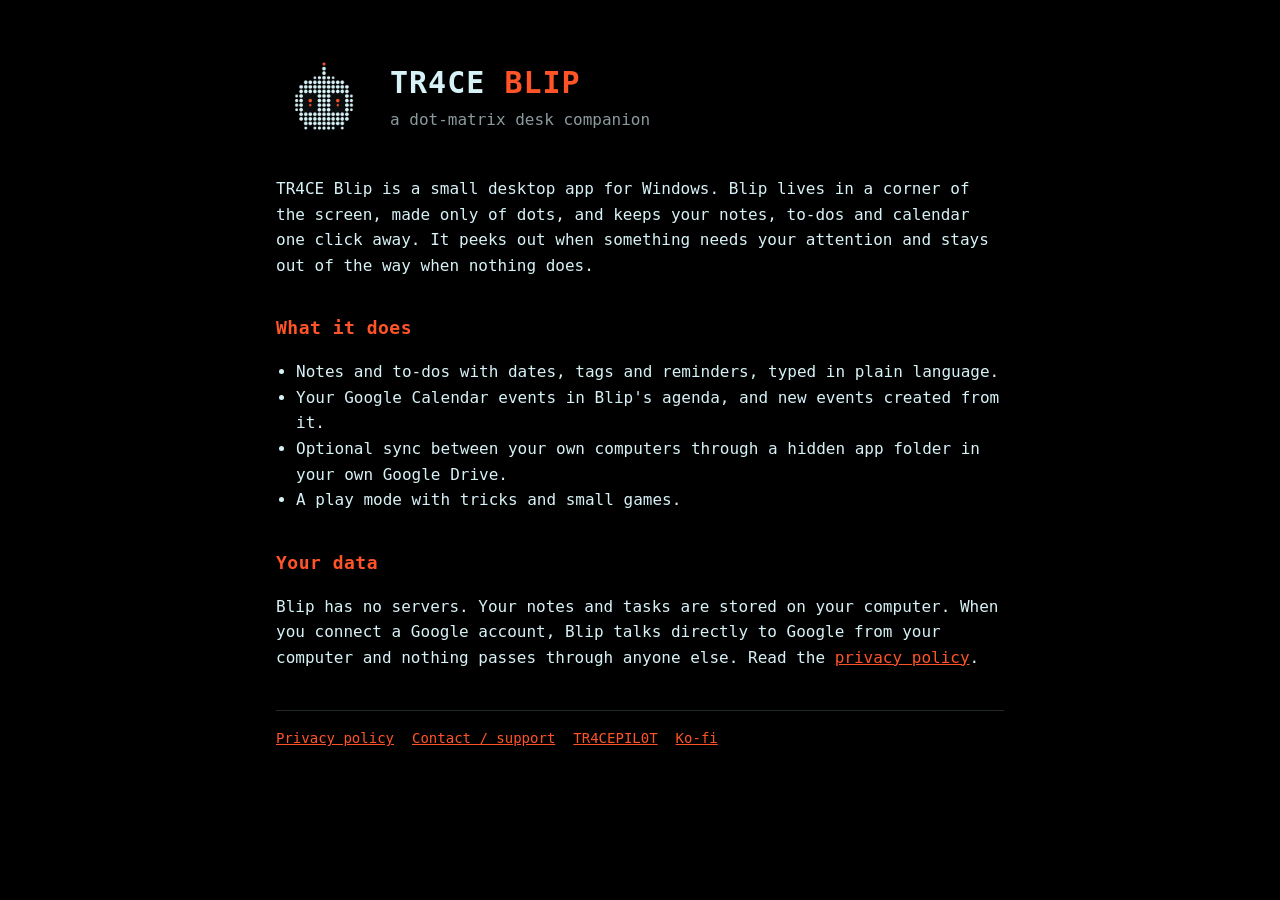
<file: docs/blip/index.html>
<!doctype html>
<html lang="en">
<head>
<meta charset="utf-8">
<meta name="viewport" content="width=device-width, initial-scale=1">
<title>TR4CE Blip</title>
<meta name="description" content="TR4CE Blip: a dot-matrix desk companion for notes, to-dos and your calendar.">
<link rel="icon" href="logo.png">
<link rel="stylesheet" href="style.css">
</head>
<body>
<main>
  <header>
    <img src="logo.png" alt="TR4CE Blip">
    <div>
      <h1>TR4CE <b>BLIP</b></h1>
      <div class="dim">a dot-matrix desk companion</div>
    </div>
  </header>

  <p>TR4CE Blip is a small desktop app for Windows. Blip lives in a corner of the screen, made only of dots, and keeps your notes, to-dos and calendar one click away. It peeks out when something needs your attention and stays out of the way when nothing does.</p>

  <h2>What it does</h2>
  <ul>
    <li>Notes and to-dos with dates, tags and reminders, typed in plain language.</li>
    <li>Your Google Calendar events in Blip's agenda, and new events created from it.</li>
    <li>Optional sync between your own computers through a hidden app folder in your own Google Drive.</li>
    <li>A play mode with tricks and small games.</li>
  </ul>

  <h2>Your data</h2>
  <p>Blip has no servers. Your notes and tasks are stored on your computer. When you connect a Google account, Blip talks directly to Google from your computer and nothing passes through anyone else. Read the <a href="privacy.html">privacy policy</a>.</p>

  <nav>
    <a href="privacy.html">Privacy policy</a>
    <a href="https://github.com/DGangJ/TR4CEPIL0T/issues">Contact / support</a>
    <a href="https://github.com/DGangJ/TR4CEPIL0T">TR4CEPIL0T</a>
    <a href="https://ko-fi.com/tr4cepil0t">Ko-fi</a>
  </nav>
</main>
</body>
</html>
</file>
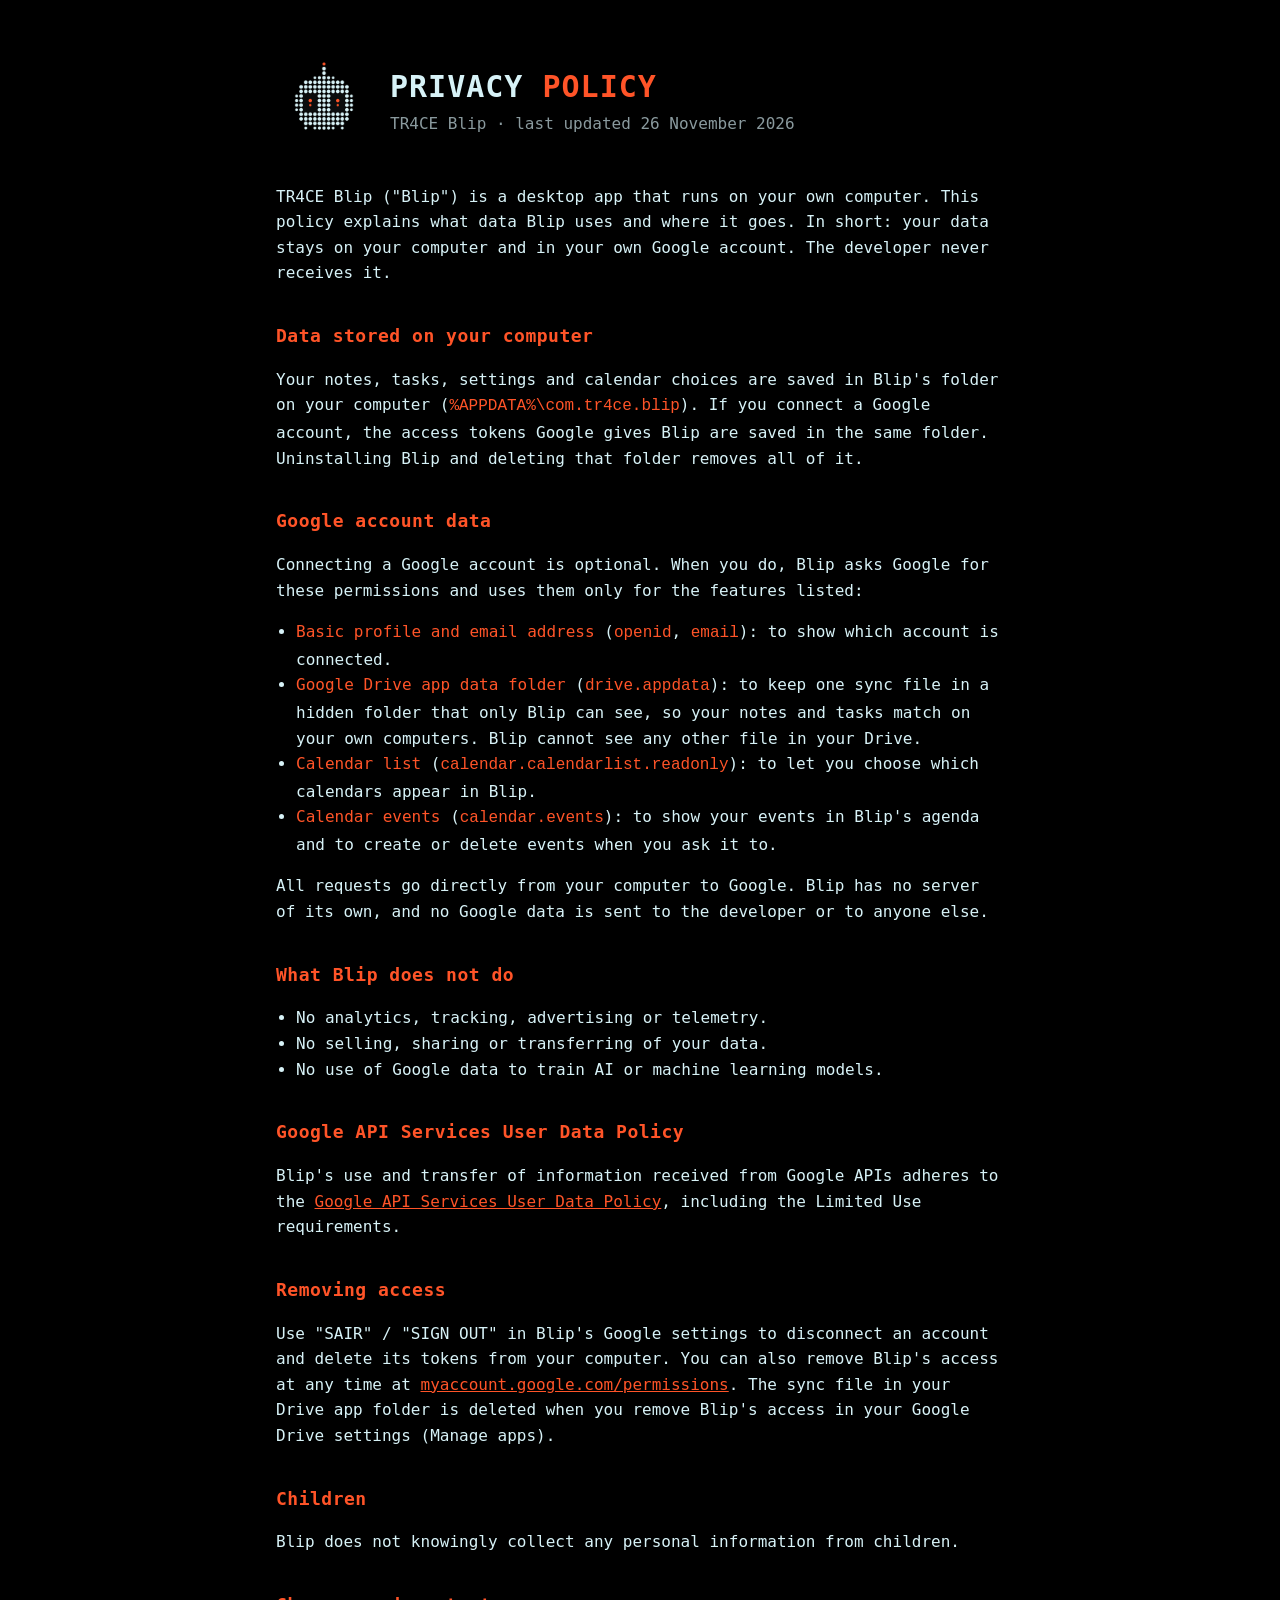
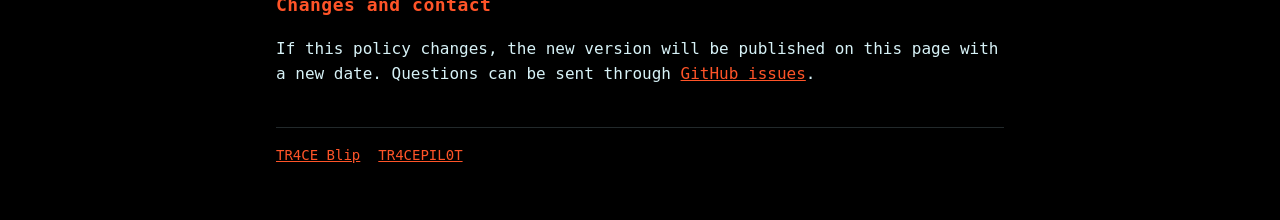
<file: docs/blip/privacy.html>
<!doctype html>
<html lang="en">
<head>
<meta charset="utf-8">
<meta name="viewport" content="width=device-width, initial-scale=1">
<title>TR4CE Blip privacy</title>
<meta name="description" content="Privacy policy for the TR4CE Blip desktop app.">
<link rel="icon" href="logo.png">
<link rel="stylesheet" href="style.css">
</head>
<body>
<main>
  <header>
    <a href="./"><img src="logo.png" alt="TR4CE Blip"></a>
    <div>
      <h1>PRIVACY <b>POLICY</b></h1>
      <div class="dim">TR4CE Blip · last updated 26 November 2026</div>
    </div>
  </header>

  <p>TR4CE Blip ("Blip") is a desktop app that runs on your own computer. This policy explains what data Blip uses and where it goes. In short: your data stays on your computer and in your own Google account. The developer never receives it.</p>

  <h2>Data stored on your computer</h2>
  <p>Your notes, tasks, settings and calendar choices are saved in Blip's folder on your computer (<code>%APPDATA%\com.tr4ce.blip</code>). If you connect a Google account, the access tokens Google gives Blip are saved in the same folder. Uninstalling Blip and deleting that folder removes all of it.</p>

  <h2>Google account data</h2>
  <p>Connecting a Google account is optional. When you do, Blip asks Google for these permissions and uses them only for the features listed:</p>
  <ul>
    <li><b class="acc">Basic profile and email address</b> (<code>openid</code>, <code>email</code>): to show which account is connected.</li>
    <li><b class="acc">Google Drive app data folder</b> (<code>drive.appdata</code>): to keep one sync file in a hidden folder that only Blip can see, so your notes and tasks match on your own computers. Blip cannot see any other file in your Drive.</li>
    <li><b class="acc">Calendar list</b> (<code>calendar.calendarlist.readonly</code>): to let you choose which calendars appear in Blip.</li>
    <li><b class="acc">Calendar events</b> (<code>calendar.events</code>): to show your events in Blip's agenda and to create or delete events when you ask it to.</li>
  </ul>
  <p>All requests go directly from your computer to Google. Blip has no server of its own, and no Google data is sent to the developer or to anyone else.</p>

  <h2>What Blip does not do</h2>
  <ul>
    <li>No analytics, tracking, advertising or telemetry.</li>
    <li>No selling, sharing or transferring of your data.</li>
    <li>No use of Google data to train AI or machine learning models.</li>
  </ul>

  <h2>Google API Services User Data Policy</h2>
  <p>Blip's use and transfer of information received from Google APIs adheres to the <a href="https://developers.google.com/terms/api-services-user-data-policy">Google API Services User Data Policy</a>, including the Limited Use requirements.</p>

  <h2>Removing access</h2>
  <p>Use "SAIR" / "SIGN OUT" in Blip's Google settings to disconnect an account and delete its tokens from your computer. You can also remove Blip's access at any time at <a href="https://myaccount.google.com/permissions">myaccount.google.com/permissions</a>. The sync file in your Drive app folder is deleted when you remove Blip's access in your Google Drive settings (Manage apps).</p>

  <h2>Children</h2>
  <p>Blip does not knowingly collect any personal information from children.</p>

  <h2>Changes and contact</h2>
  <p>If this policy changes, the new version will be published on this page with a new date. Questions can be sent through <a href="https://github.com/DGangJ/TR4CEPIL0T/issues">GitHub issues</a>.</p>

  <nav>
    <a href="./">TR4CE Blip</a>
    <a href="https://github.com/DGangJ/TR4CEPIL0T">TR4CEPIL0T</a>
  </nav>
</main>
</body>
</html>
</file>
<file: docs/blip/style.css>
:root { --bg: #000; --fg: #d7f2f7; --mid: #8a9a9e; --line: #22292b; --acc: #ff5428; }
* { box-sizing: border-box; }
html, body { margin: 0; background: var(--bg); color: var(--fg); }
body { font: 16px/1.6 "Cascadia Mono", Consolas, "DejaVu Sans Mono", monospace; }
main { max-width: 760px; margin: 0 auto; padding: 48px 16px 64px; }
header { display: flex; align-items: center; gap: 18px; margin-bottom: 32px; }
header img { width: 96px; height: 96px; }
h1 { font-size: 30px; margin: 0; letter-spacing: 1px; }
h1 b, .acc { color: var(--acc); font-weight: inherit; }
h2 { font-size: 18px; margin: 36px 0 8px; color: var(--acc); letter-spacing: .5px; }
p, li { color: var(--fg); }
.dim { color: var(--mid); }
a { color: var(--acc); }
ul { padding-left: 20px; }
code { color: var(--acc); }
nav { margin-top: 40px; padding-top: 16px; border-top: 1px solid var(--line); display: flex; flex-wrap: wrap; gap: 18px; font-size: 14px; }
</file>
